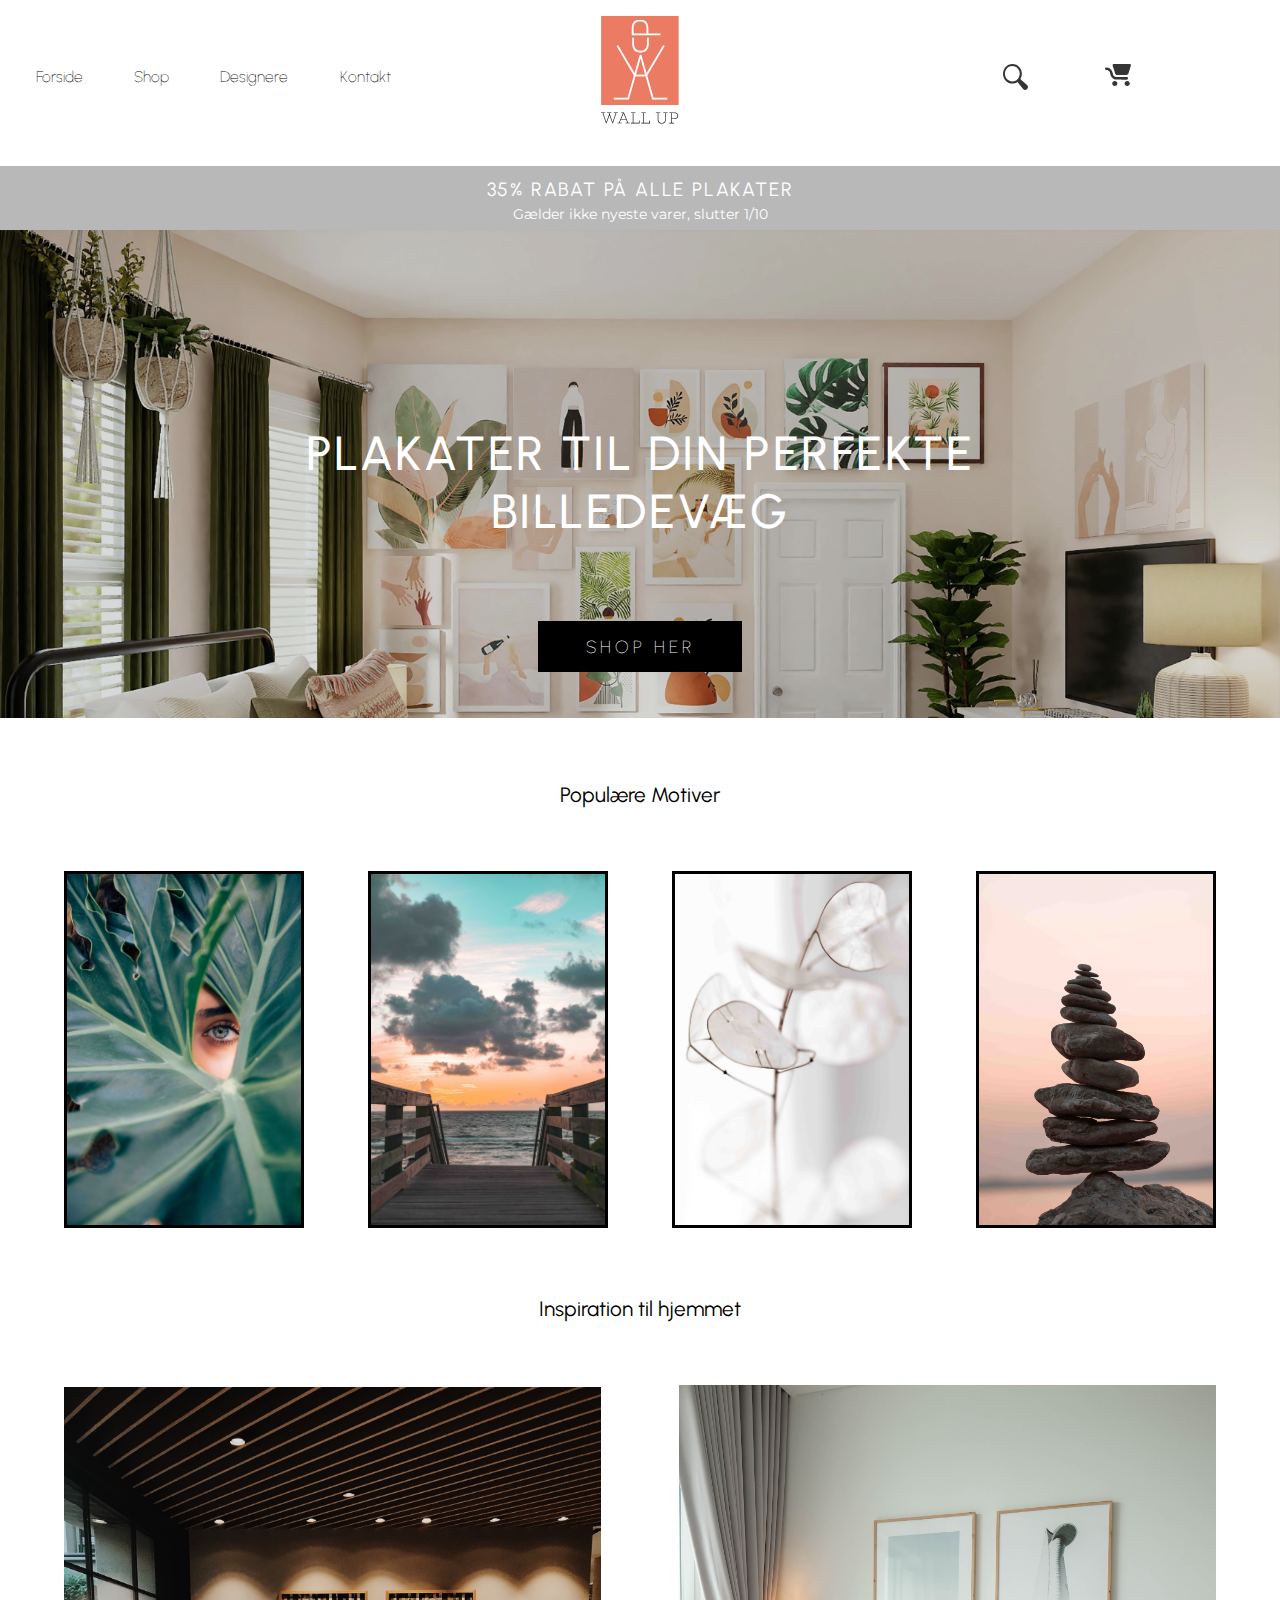
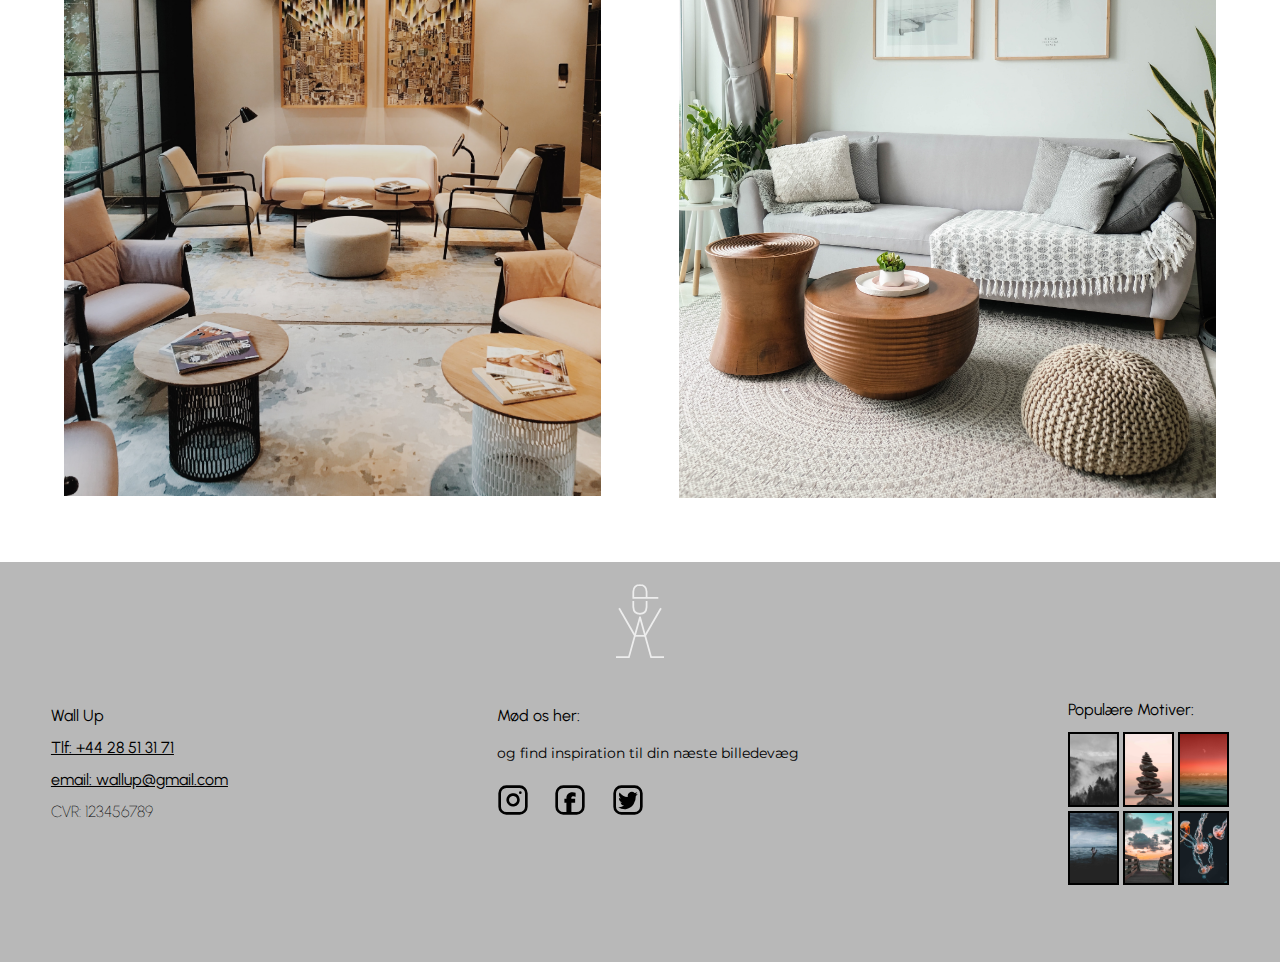
<file: index.html>
<!DOCTYPE html>
<html lang="da">
  <head>
    <meta charset="UTF-8" />
    <meta http-equiv="X-UA-Compatible" content="IE=edge" />
    <meta name="viewport" content="width=device-width, initial-scale=1.0" />
    <link rel="preconnect" href="https://fonts.googleapis.com" />
    <link rel="preconnect" href="https://fonts.gstatic.com" crossorigin />
    <link
      href="https://fonts.googleapis.com/css2?family=Montserrat:wght@100;200&family=Urbanist:wght@100;500&display=swap"
      rel="stylesheet"
    />
    <title>Forside</title>
    <link rel="stylesheet" href="stylesheet.css" />
    <link rel="stylesheet" href="mututal.css" />
    <link rel="icon" type="image/jpg" sizes="32x32" href="img/ikon_2.jpg" />
  </head>

  <body>
    <header>
      <!-- her tilføjes de to ikoner, der fører til indkøbskurv og søgefelt -->
      <!-- hoved_nav tilføjes og omslutter hele navigationsmenuen -->
      <nav class="hoved_nav">
        <nav class="lille_nav">
          <a href="kontakt.html"><img src="img/soeg.svg" alt="søgefelt" /></a>
          <a href="kontakt.html"
            ><img src="img/indkøbskurv.svg" alt="indkøbskurv"
          /></a>
        </nav>

        <!-- logo tilføjes -->
        <a href="index.html">
          <img src="img/wallup_logo.svg" alt="logo" class="logo" />
        </a>

        <!-- menuen gøres klar til at blive burgermenu (sker længere nede i javascipten)-->
        <button id="menuknap">☰</button>
        <ul id="menu" class="hidden">
          <li><a href="index.html">Forside</a></li>
          <li><a href="passionShop.html">Shop</a></li>
          <li><a href="designere.html">Designere</a></li>
          <li><a href="kontakt.html">Kontakt</a></li>
        </ul>
      </nav>

      <!-- der tilføjes en lille boks, hvor der er informationer om rabatter -->
      <article id="rabat_boks">
        <h3>35% RABAT PÅ ALLE PLAKATER</h3>
        <p class="lille_p">Gælder ikke nyeste varer, slutter 1/10</p>
      </article>

      <!-- splashholder indeholder hele splashbilledet, shop-knappen og <p> da det skal ligge ovenpå splashbilledet -->
      <div class="splashholder">
        <img src="img/plakater_2.jpg" alt="splashbillede" />
        <p>
          PLAKATER TIL DIN PERFEKTE <br />
          BILLEDEVÆG
        </p>
        <!-- shopknap aktiveres nede i javascript -->
        <button class="shopknap">SHOP HER</button>
      </div>
    </header>

    <!-- ****************** main/content starter ****************** -->
    <main>
      <h2>Populære Motiver</h2>

      <!-- første section der indeholder 4 populære motiver -->
      <section id="popular_motiv">
        <a href="passionShop.html">
          <img src="content_billeder/oeje.jpg" alt="billede af øje"
        /></a>
        <a href="passionShop.html">
          <img src="content_billeder/strand.jpg" alt="billede af strand"
        /></a>
        <a href="passionShop.html"
          ><img src="content_billeder/plante.jpg" alt="billede af plante"
        /></a>
        <a href="passionShop.html"
          ><img src="content_billeder/sten.jpg" alt="billede af sten"
        /></a>
      </section>

      <!-- Næste section har 2 billeder i sig, der skal fungere som inspiration til brugeren -->
      <h2>Inspiration til hjemmet</h2>
      <section id="insp_motiv">
        <img src="img/insp5.jpg" alt="billede af stue 1" />
        <img src="img/insp6.jpg" alt="billede af stue 2" />
      </section>
    </main>

    <!-- ****************** footer starter ****************** -->

    <footer>
      <!-- logo (vandmærke) tilføjes til footer -->
      <section id="logo_footer">
        <a href="index.html">
          <img src="img/logo_vandmaerke.svg" alt="logo" class="logo" />
        </a>
      </section>
      <!-- div og id tilføjes der indeholder kontaktinformationer -->
      <div class="footer_wrapper">
        <ul id="footer_list">
          <h3>Wall Up</h3>
          <div class="telefon">
            <p><a href="tel:ukendt">Tlf: +44 28 51 31 71</a></p>
          </div>
          <div class="email">
            <p><a href="mail:wallup@gmail.com">email: wallup@gmail.com</a></p>
          </div>
          <li>CVR: 123456789</li>
        </ul>

        <!-- ul tilføjes der indeholder sociale medier ikoner -->
        <ul id="find_os_liste">
          <h3>Mød os her:</h3>
          <p>og find inspiration til din næste billedevæg</p>
          <li>
            <a href="index.html">
              <img
                src="img/instagram_icon.svg"
                alt="instagram ikon"
                class="logo"
              />
              <img
                src="img/facebook_icon.svg"
                alt="facebook ikon"
                class="logo"
              />
              <img src="img/twitter_icon.svg" alt="twitter ikon" class="logo" />
            </a>
          </li>
        </ul>
        <!-- section tilføjes der indeholder 6 populære billeder -->

        <section id="socialemedier_img">
          <h3>Populære Motiver:</h3>
          <img src="content_billeder/skov.jpg" alt="billede af skov" />
          <img src="content_billeder/sten.jpg" alt="billede af sten" />
          <img
            src="content_billeder/solnedgang.jpg"
            alt="billede af solnedgang"
          />

          <br />
          <img src="content_billeder/haand.jpg" alt="billede af hånd" />
          <img src="content_billeder/strand.jpg" alt="billede af strand" />
          <img
            src="content_billeder/brandmand.jpg"
            alt="billede af brandmand"
          />
        </section>
      </div>
    </footer>

    <!-- ******************** Her laves burgermenuen ********************-->
    <script>
      // lytter efter når siden er loaded
      window.addEventListener("load", sidenVises);

      // når siden er loaded viser den menuknappen og gør den klikbar
      function sidenVises() {
        console.log("sidenVises");
        document
          .querySelector("#menuknap")
          .addEventListener("click", toggleMenu);
      }
      // når man klikker på menuknap lytter den efter funktionen toggle
      function toggleMenu() {
        console.log("toggleMenu");

        // toggle = når toggle er aktiv og der trykkes på menuknappen bliver .hidden aktiveret på #menu og den "forsvinder",
        // og hvis .hidden er på #menu når der trykkes på menuknappen bliver den vist igen da .hidden fjernes
        document.querySelector("#menu").classList.toggle("hidden");
        let erSkjult = document
          .querySelector("#menu")
          .classList.contains("hidden");

        // hvis det er sandt at .hidden er aktiv vises "☰" og hvis .hidden ikke er aktiv og menuen bliver set vises "x".
        if (erSkjult == true) {
          document.querySelector("#menuknap").textContent = "☰";
        } else {
          document.querySelector("#menuknap").textContent = "x";
        }
      }

      // <!-- ******************** Gør "shop her"-knappen klikbar ********************-->
      document.querySelector(".shopknap").addEventListener("click", klikKnap);

      // når man klikker på .shopknap bliver man sendt til domænet
      function klikKnap() {
        console.log("hej");
        location.href =
          "http://emiliefischer.com/kea/2sem/07_dynamiskWeb/passion/passions_site/passionShop.html";
      }
    </script>
  </body>
</html>
</file>
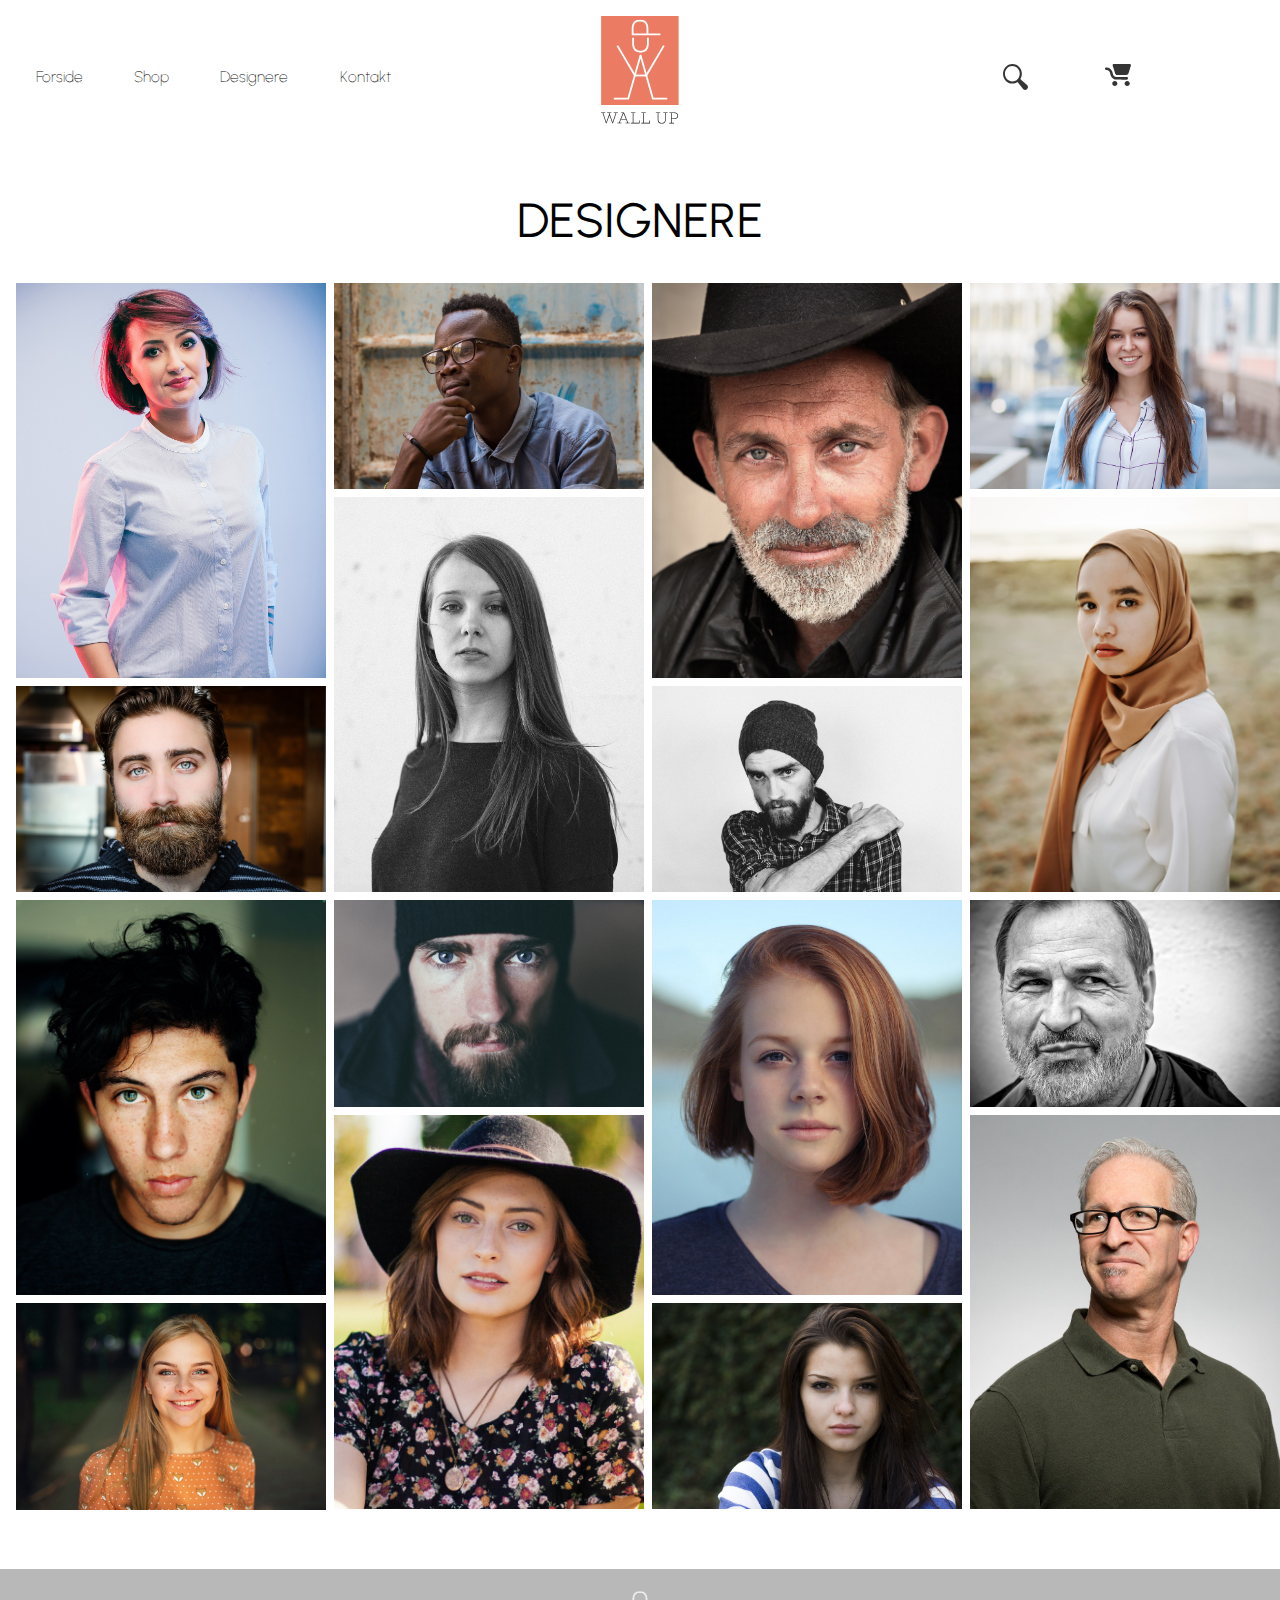
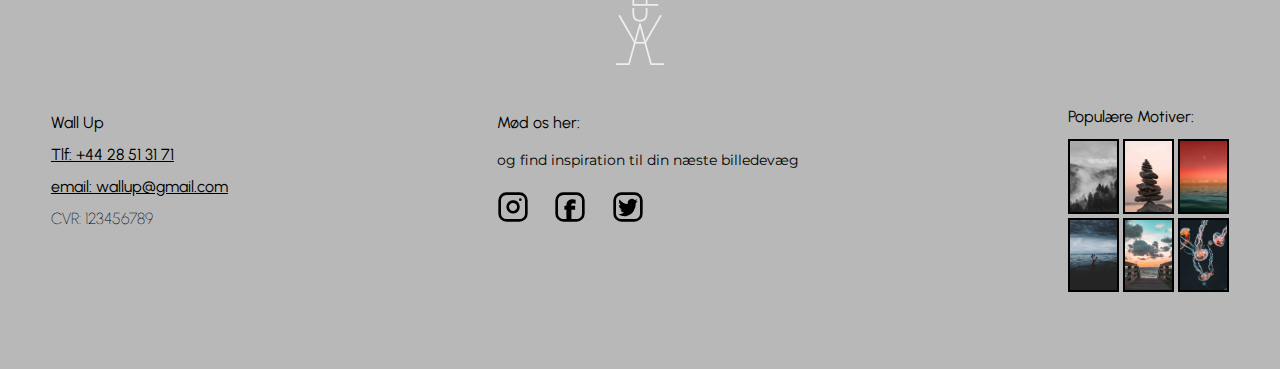
<file: designere.html>
<!DOCTYPE html>
<html lang="da">
  <head>
    <meta charset="UTF-8" />
    <meta http-equiv="X-UA-Compatible" content="IE=edge" />
    <meta name="viewport" content="width=device-width, initial-scale=1.0" />
    <title>Kunstnere</title>
    <link rel="stylesheet" href="designere.css" />
    <link rel="stylesheet" href="mututal.css" />
    <link rel="preconnect" href="https://fonts.googleapis.com" />
    <link rel="preconnect" href="https://fonts.gstatic.com" crossorigin />
    <link
      href="https://fonts.googleapis.com/css2?family=Bitter&family=Montserrat&family=Urbanist&display=swap"
      rel="stylesheet"
    />
    <link rel="preconnect" href="https://fonts.googleapis.com" />
    <link rel="preconnect" href="https://fonts.gstatic.com" crossorigin />
    <link
      href="https://fonts.googleapis.com/css2?family=Montserrat:wght@100;200&family=Urbanist:wght@100;500&display=swap"
      rel="stylesheet"
    />
    <link rel="icon" type="image/jpg" sizes="32x32" href="img/ikon_2.jpg" />

  </head>
  <body>
    <!-- ******************** Her laves alm. menu ********************-->
    <header>
      <nav class="hoved_nav">
        <nav class="lille_nav">
          <a href="kontakt.html"><img src="img/soeg.svg" alt="søgefelt" /></a>
          <a href="kontakt.html"
            ><img src="img/indkøbskurv.svg" alt="indkøbskurv"
          /></a>
        </nav>

        <a href="index.html">
          <img src="img/wallup_logo.svg" alt="logo" class="logo" />
        </a>


<!-- ******************** Her laves burgermenuen ********************-->
        <button id="menuknap">☰</button>
        <ul id="menu" class="hidden">
          <li><a href="index.html">Forside</a></li>
          <li><a href="passionShop.html">Shop</a></li>
          <li><a href="designere.html">Designere</a></li>
          <li><a href="kontakt.html">Kontakt</a></li>
        </ul>
      </nav>
    </header>
    <!-- ******************** Overskrift ********************-->
    <h1>DESIGNERE</h1>
    <!-- ******************** Galleri starter ********************-->
    <div class="row">
      <div class="column">
        <div class="container">
          <img src="img/kunstnere/person1.jpg" />
          <div class="overlay">
            <div class="text"><p><strong>Anne Conradsen</strong></p>
            <p>Landskabs fotograf</p></div>
          </div>
        </div>
        <div class="container">
            <img src="img/kunstnere/person2.jpg" />
            <div class="overlay">
              <div class="text"><p><strong>Søren Brink</strong></p>
              <p> Grafisk designer</p></div>
            </div>
          </div>
          <div class="container">
            <img src="img/kunstnere/person3.jpg" />
            <div class="overlay">
              <div class="text"><p><strong>Emil Jensen</strong></p>
              <p>Fotograf</p></div>
            </div>
          </div>             <div class="container">
            <img src="img/kunstnere/person4.jpg" />
            <div class="overlay">
              <div class="text"><p><strong>Aria Smith</strong></p>
              <p>Kunstmaler</p></div>
            </div>
          </div>
      </div>
      <div class="column">
        <div class="container">
            <img src="img/kunstnere/person5.jpg" />
            <div class="overlay">
              <div class="text"><p><strong>Ertan Wilson</strong></p>
              <p>Fotograf</p></div>
            </div>
          </div>        
          <div class="container">
            <img src="img/kunstnere/person6.jpg" />
            <div class="overlay">
              <div class="text"><p><strong>Emmy Miller</strong></p>
              <p>Tegner</p></div>
            </div>
          </div>
          <div class="container">
            <img src="img/kunstnere/person7.jpg" />
            <div class="overlay">
              <div class="text"><p><strong>Martin Bjerre</strong></p>
              <p>Landskabs fotograf</p></div>
            </div>
          </div>
          <div class="container">
            <img src="img/kunstnere/person8.jpg" />
            <div class="overlay">
              <div class="text"><p><strong>Julia Lee</strong></p>
              <p>Illustrator</p></div>
            </div>
          </div>
      </div>
      <div class="column">
        <div class="container">
            <img src="img/kunstnere/person9.jpg" />
            <div class="overlay">
              <div class="text"><p><strong>Grayson Tremblay</strong></p>
              <p>Kunstmaler</p></div>
            </div>
          </div>
          <div class="container">
            <img src="img/kunstnere/person10.jpg" />
            <div class="overlay">
              <div class="text"><p><strong>Justin Roy</strong></p>
              <p>Fotograf</p></div>
            </div>
          </div>
          <div class="container">
            <img src="img/kunstnere/person11.jpg" />
            <div class="overlay">
              <div class="text"><p><strong>Sarah Bruun</strong></p>
              <p>Landskabs fotograf</p></div>
            </div>
          </div>
          <div class="container">
            <img src="img/kunstnere/person12.jpg" />
            <div class="overlay">
              <div class="text"><p><strong>Nanna Bach</strong></p>
              <p>Illustrator</p></div>
            </div>
          </div>
      </div>
      <div class="column">
        <div class="container">
            <img src="img/kunstnere/person13.jpg" />
            <div class="overlay">
              <div class="text"><p><strong>Jasmin Anderson</strong></p>
              <p>Illustrator</p></div>
            </div>
          </div>      
          <div class="container">
            <img src="img/kunstnere/person14.jpg" />
            <div class="overlay">
              <div class="text"><p><strong>Aliyah Bakir</strong></p>
              <p>Fotograf</p></div>
            </div>
          </div>
          <div class="container">
            <img src="img/kunstnere/person15.jpg" />
            <div class="overlay">
              <div class="text"><p><strong>Niels Bundgaard</strong></p>
              <p>Grafisk designer</p></div>
            </div>
          </div>
          <div class="container">
            <img src="img/kunstnere/person16.jpg" />
            <div class="overlay">
              <div class="text"><p><strong>Jan Nielsen</strong></p>
              <p>Landskabs fotograf</p></div>
            </div>
          </div>

      </div>
    </div>
<!-- ******************** Galleri slutter ********************-->

<!-- ******************** Footer start ********************-->
      <footer>
        <section id="logo_footer">
          <a href="index.html">
            <img src="img/logo_vandmaerke.svg" alt="logo" class="logo" />
          </a>
        </section>
        <div class="footer_wrapper">
          <ul id="footer_list">
            <h3>Wall Up</h3>
            <div class="telefon">
              <p><a href="tel:ukendt">Tlf: +44 28 51 31 71</a></p>
            </div>
            <div class="email">
              <p><a href="mail:wallup@gmail.com">email: wallup@gmail.com</a></p>
            </div>
            <li>CVR: 123456789</li>
          </ul>
          
          <ul id="find_os_liste">
            <h3>Mød os her:</h3>
            <p>og find inspiration til din næste billedevæg</p>
            <li>
              <a href="index.html">
                <img src="img/instagram_icon.svg" alt="logo" class="logo" />
                <img src="img/facebook_icon.svg" alt="logo" class="logo" />
                <img src="img/twitter_icon.svg" alt="logo" class="logo" />
              </a>
            </li>
          </ul>
          <section id="socialemedier_img">
            <h3>Populære Motiver:</h3>
            <img src="content_billeder/skov.jpg" alt="billede af skov" />
            <img src="content_billeder/sten.jpg" alt="billede af sten" />
            <img
              src="content_billeder/solnedgang.jpg"
              alt="billede af solnedgang"
            />
  
            <br />
            <img src="content_billeder/haand.jpg" alt="billede af hånd" />
            <img src="content_billeder/strand.jpg" alt="billede af strand" />
            <img
              src="content_billeder/brandmand.jpg"
              alt="billede af brandmand"
            />
          </section>
      </footer>
<!-- ******************** Footer done ********************-->


      <!-- ******************** Her laves burgermenuen ********************-->
    <script>
      // lytter efter når siden er loaded
      window.addEventListener("load", sidenVises);

      // når siden er loaded viser den menuknappen og gør den klikbar
      function sidenVises() {
        console.log("sidenVises");
        document
          .querySelector("#menuknap")
          .addEventListener("click", toggleMenu);
      }
      // når man klikker på menuknap lytter den efter funktionen toggle
      function toggleMenu() {
        console.log("toggleMenu");

        // toggle = når toggle er aktiv og der trykkes på menuknappen bliver .hidden aktiveret på #menu og den "forsvinder",
        // og hvis .hidden er på #menu når der trykkes på menuknappen bliver den vist igen da .hidden fjernes
        document.querySelector("#menu").classList.toggle("hidden");
        let erSkjult = document
          .querySelector("#menu")
          .classList.contains("hidden");

        // hvis det er sandt at .hidden er aktiv vises "☰" og hvis .hidden ikke er aktiv og menuen bliver set vises "x".
        if (erSkjult == true) {
          document.querySelector("#menuknap").textContent = "☰";
        } else {
          document.querySelector("#menuknap").textContent = "x";
        }
      }
    </script>
  </body>
</html>
</file>
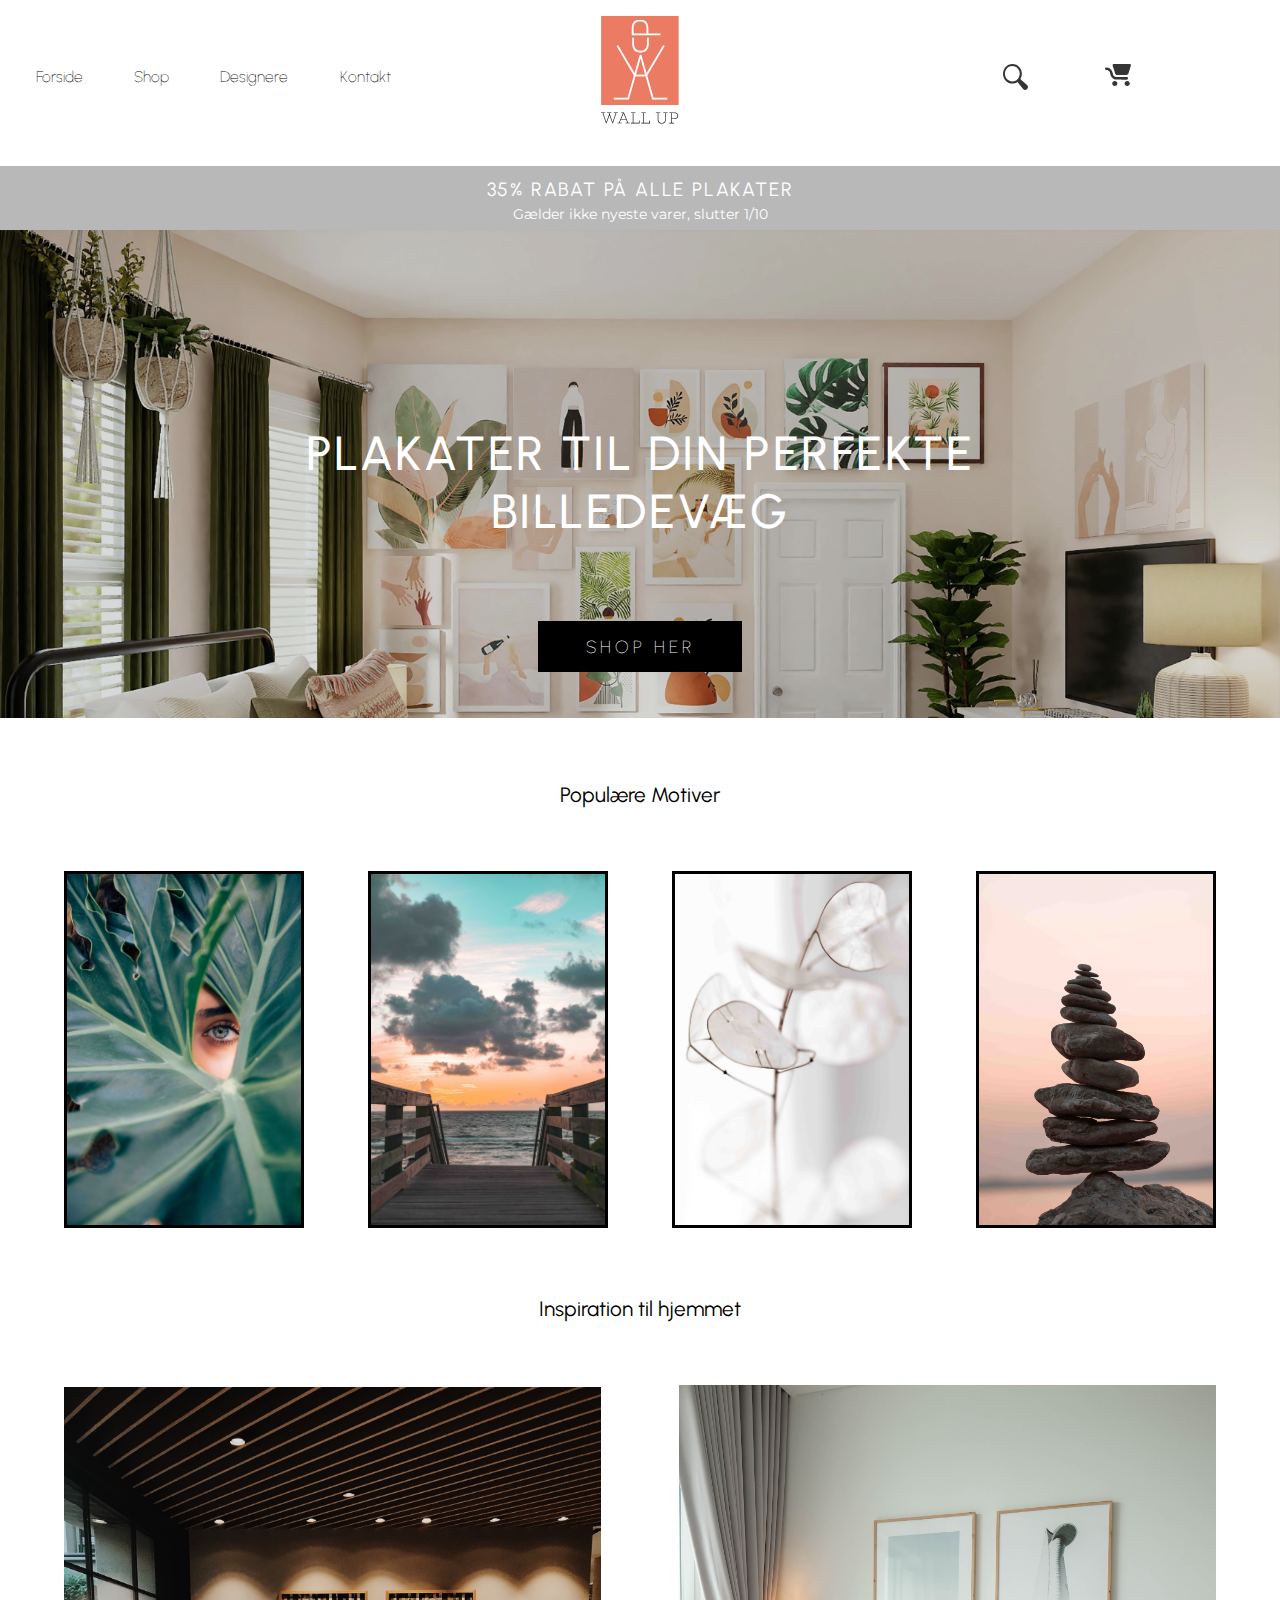
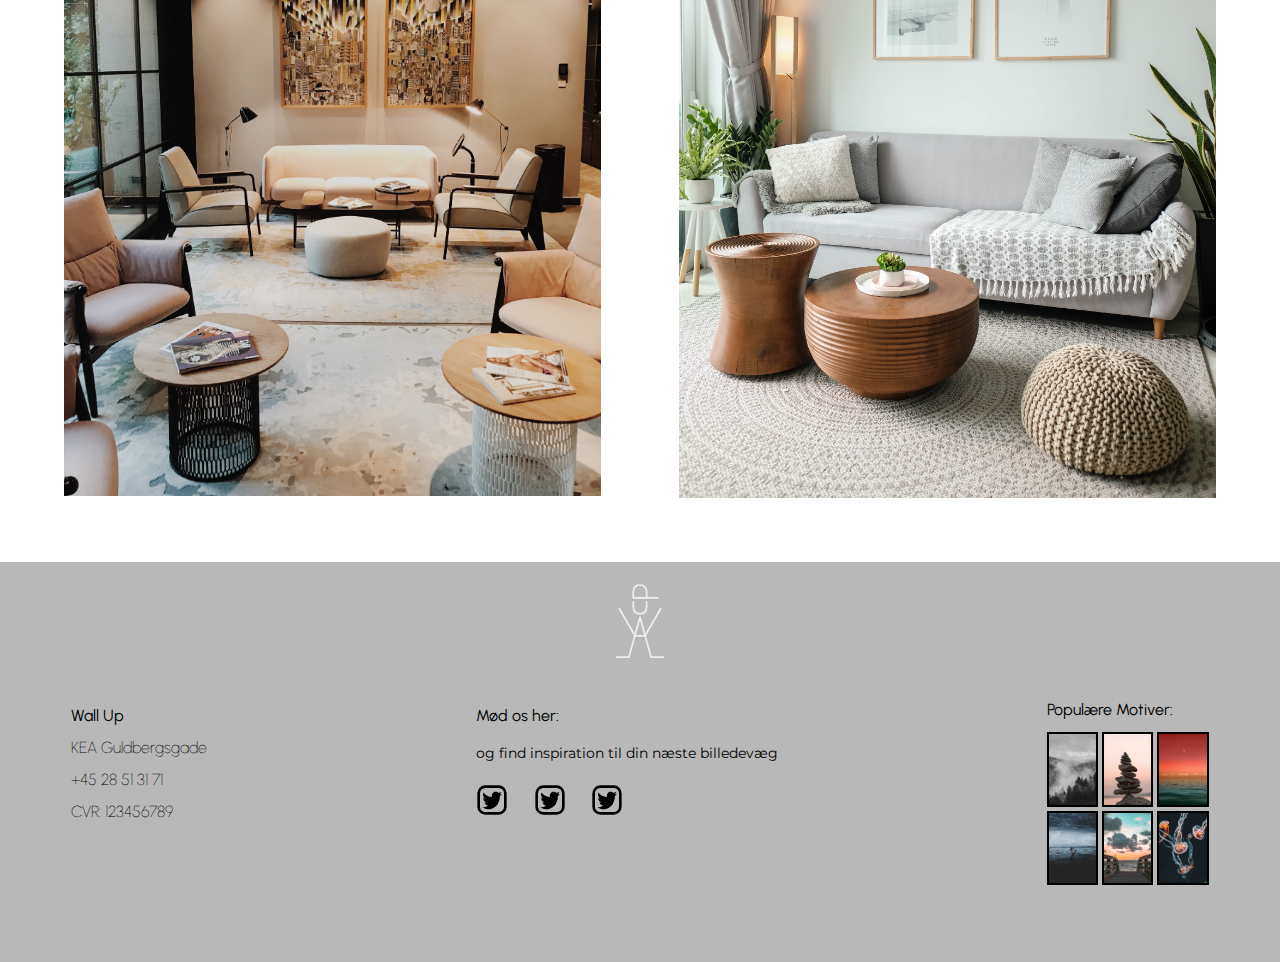
<file: forside.html>
<!DOCTYPE html>
<html lang="da">
  <head>
    <meta charset="UTF-8" />
    <meta http-equiv="X-UA-Compatible" content="IE=edge" />
    <meta name="viewport" content="width=device-width, initial-scale=1.0" />
    <link rel="preconnect" href="https://fonts.googleapis.com" />
    <link rel="preconnect" href="https://fonts.gstatic.com" crossorigin />
    <link
      href="https://fonts.googleapis.com/css2?family=Montserrat:wght@100;200&family=Urbanist:wght@100;500&display=swap"
      rel="stylesheet"
    />
    <title>Forside</title>
    <link rel="stylesheet" href="forside.css" />
    <link rel="stylesheet" href="mututal.css" />
    <link rel="icon" type="image/jpg" sizes="32x32" href="img/ikon_2.jpg" />
  </head>

  <body>
    <header>
      <nav class="hoved_nav">
        <nav class="lille_nav">
          <a href="kontakt.html"><img src="img/soeg.svg" alt="søgefelt" /></a>
          <a href="kontakt.html"
            ><img src="img/indkøbskurv.svg" alt="indkøbskurv"
          /></a>
        </nav>

        <a href="forside.html">
          <img src="img/wallup_logo.svg" alt="logo" class="logo" />
        </a>

        <button id="menuknap">☰</button>
        <ul id="menu" class="hidden">
          <li><a href="forside.html">Forside</a></li>
          <li><a href="passionShop.html">Shop</a></li>
          <li><a href="designere.html">Designere</a></li>
          <li><a href="kontakt.html">Kontakt</a></li>
        </ul>
      </nav>

      <article id="rabat_boks">
        <h3>35% RABAT PÅ ALLE PLAKATER</h3>
        <p class="lille_p">Gælder ikke nyeste varer, slutter 1/10</p>
      </article>
      <div class="splashholder">
        <img src="img/plakater_2.jpg" alt="splashbillede" />
        <p>
          PLAKATER TIL DIN PERFEKTE <br />
          BILLEDEVÆG
        </p>
        <button class="shopknap">SHOP HER</button>
      </div>
    </header>
    <main>
      <h2>Populære Motiver</h2>

      <section id="popular_motiv">
        <a href="passionShop.html">
          <img src="content_billeder/oeje.jpg" alt="billede af øje"
        /></a>
        <a href="passionShop.html">
          <img src="content_billeder/strand.jpg" alt="billede af strand"
        /></a>
        <a href="passionShop.html"
          ><img src="content_billeder/plante.jpg" alt="billede af plante"
        /></a>
        <a href="passionShop.html"
          ><img src="content_billeder/sten.jpg" alt="billede af sten"
        /></a>
      </section>

      <h2>Inspiration til hjemmet</h2>
      <section id="insp_motiv">
        <img src="img/insp5.jpg" alt="billede af stue 1" />
        <img src="img/insp6.jpg" alt="billede af stue 2" />
      </section>
    </main>
    <footer>
      <section id="logo_footer">
        <a href="forside.html">
          <img src="img/logo_vandmaerke.svg" alt="logo" class="logo" />
        </a>
      </section>
      <div class="footer_wrapper">
        <ul id="footer_list">
          <h3>Wall Up</h3>
          <li>KEA Guldbergsgade</li>
          <li>+45 28 51 31 71</li>
          <li>CVR: 123456789</li>
        </ul>

        <ul id="find_os_liste">
          <h3>Mød os her:</h3>
          <p>og find inspiration til din næste billedevæg</p>
          <li>
            <a href="forside.html">
              <img src="img/instagram.svg" alt="logo" class="logo" />
              <img src="img/instagram.svg" alt="logo" class="logo" />
              <img src="img/instagram.svg" alt="logo" class="logo" />
            </a>
          </li>
        </ul>
        <section id="socialemedier_img">
          <h3>Populære Motiver:</h3>
          <img src="content_billeder/skov.jpg" alt="billede af skov" />
          <img src="content_billeder/sten.jpg" alt="billede af sten" />
          <img
            src="content_billeder/solnedgang.jpg"
            alt="billede af solnedgang"
          />

          <br />
          <img src="content_billeder/haand.jpg" alt="billede af hånd" />
          <img src="content_billeder/strand.jpg" alt="billede af strand" />
          <img
            src="content_billeder/brandmand.jpg"
            alt="billede af brandmand"
          />
        </section>
      </div>
    </footer>

    <!-- ******************** Her laves burgermenuen ********************-->
    <script>
      // lytter efter når siden er loaded
      window.addEventListener("load", sidenVises);

      // når siden er loaded viser den menuknappen og gør den klikbar
      function sidenVises() {
        console.log("sidenVises");
        document
          .querySelector("#menuknap")
          .addEventListener("click", toggleMenu);
      }
      // når man klikker på menuknap lytter den efter funktionen toggle
      function toggleMenu() {
        console.log("toggleMenu");

        // toggle = når toggle er aktiv og der trykkes på menuknappen bliver .hidden aktiveret på #menu og den "forsvinder",
        // og hvis .hidden er på #menu når der trykkes på menuknappen bliver den vist igen da .hidden fjernes
        document.querySelector("#menu").classList.toggle("hidden");
        let erSkjult = document
          .querySelector("#menu")
          .classList.contains("hidden");

        // hvis det er sandt at .hidden er aktiv vises "☰" og hvis .hidden ikke er aktiv og menuen bliver set vises "x".
        if (erSkjult == true) {
          document.querySelector("#menuknap").textContent = "☰";
        } else {
          document.querySelector("#menuknap").textContent = "x";
        }
      }

      // <!-- ******************** Gør "shop her"-knappen klikbar ********************-->
      document.querySelector(".shopknap").addEventListener("click", klikKnap);

      function klikKnap() {
        console.log("hej");
        location.href =
          "http://emiliefischer.com/kea/2sem/07_dynamiskWeb/passion/passions_site/passionShop.html";
      }
    </script>
  </body>
</html>
</file>
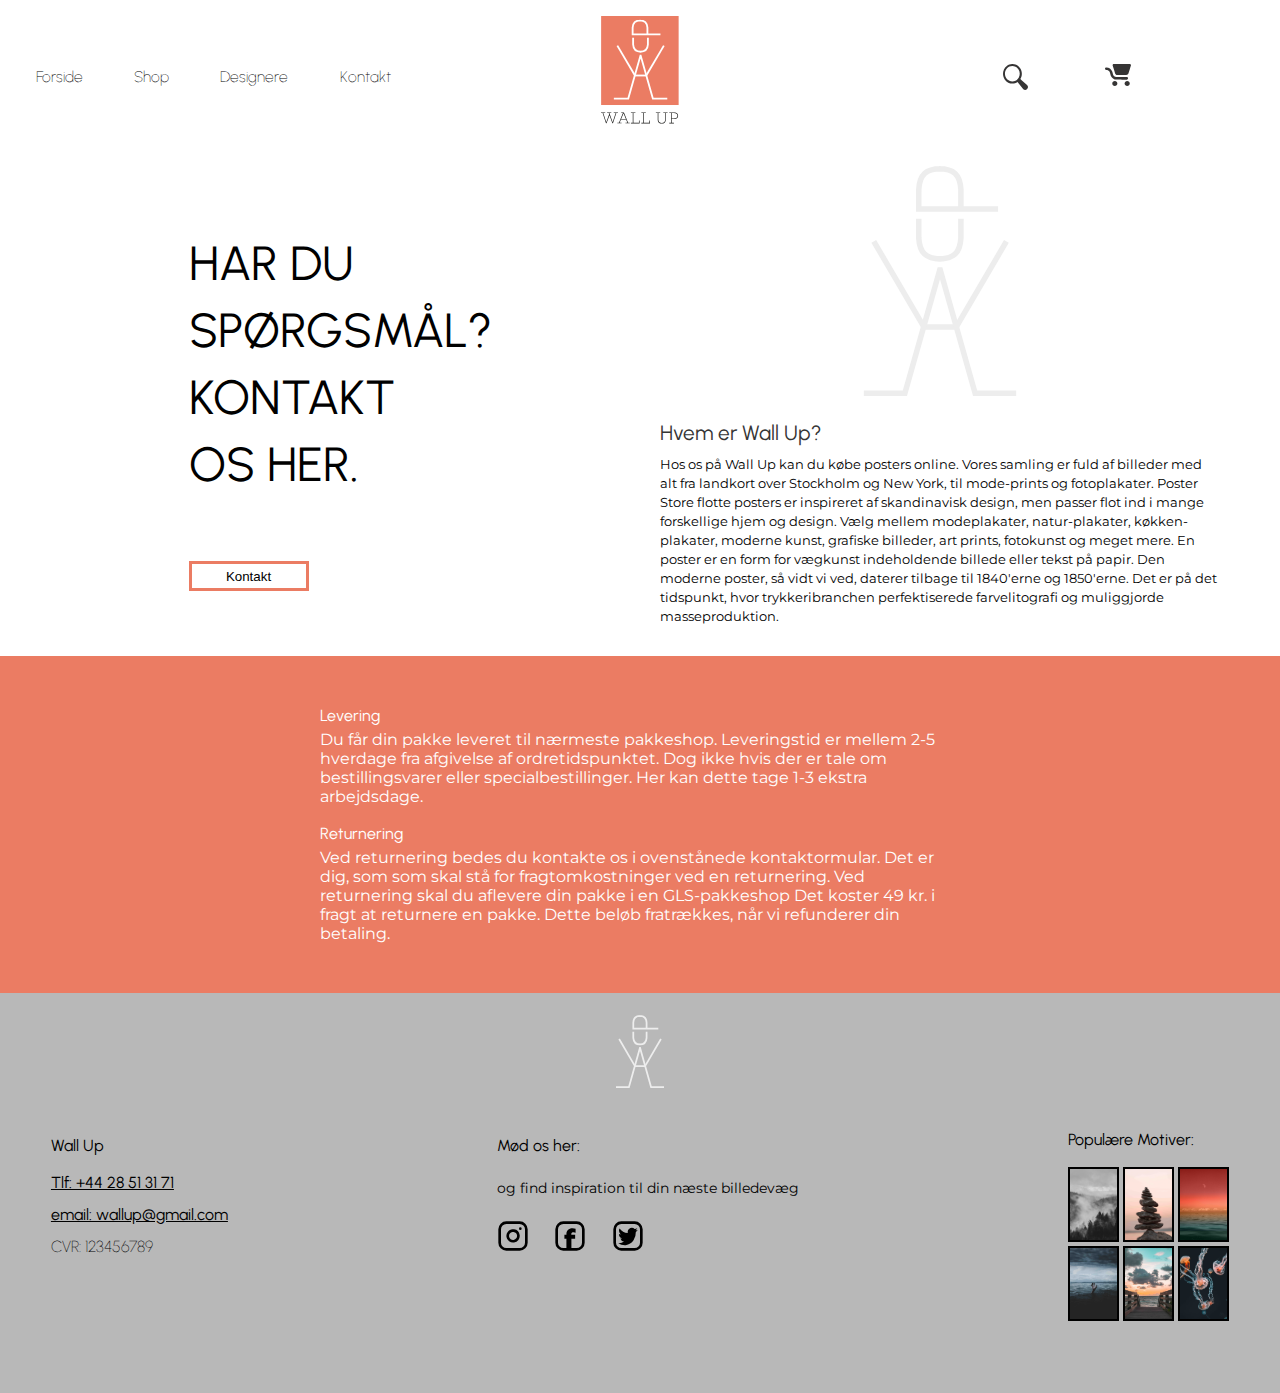
<file: kontakt.html>
<!DOCTYPE html>
<html lang="da">
  <head>
    <meta charset="UTF-8" />
    <meta http-equiv="X-UA-Compatible" content="IE=edge" />
    <meta name="viewport" content="width=device-width, initial-scale=1.0" />
    <title>Document</title>
    <link rel="stylesheet" href="kontakt.css" />
    <link rel="stylesheet" href="mututal.css" />
    <link rel="preconnect" href="https://fonts.googleapis.com" />
    <link rel="preconnect" href="https://fonts.gstatic.com" crossorigin />
    <link
      href="https://fonts.googleapis.com/css2?family=Montserrat:wght@100;200&family=Urbanist:wght@100;500&display=swap"
      rel="stylesheet"
    />
    <link rel="icon" type="image/jpg" sizes="32x32" href="img/ikon_2.jpg" />
  </head>
  <body>
    <header>
      <nav class="hoved_nav">
        <nav class="lille_nav">
          <a href="kontakt.html"><img src="img/soeg.svg" alt="søgefelt" /></a>
          <a href="kontakt.html"
            ><img src="img/indkøbskurv.svg" alt="indkøbskurv"
          /></a>
        </nav>

        <a href="index.html">
          <img src="img/wallup_logo.svg" alt="logo" class="logo" />
        </a>

        <button id="menuknap">☰</button>
        <ul id="menu" class="hidden">
          <li><a href="index.html">Forside</a></li>
          <li><a href="passionShop.html">Shop</a></li>
          <li><a href="designere.html">Designere</a></li>
          <li><a href="kontakt.html">Kontakt</a></li>
        </ul>
      </nav>
    </header>
    <div id="container">
      <!-- ******************** Venstre kolonne start ********************-->

      <div id="left">
        <!-- ******************** Overskrift til kontakt ********************-->
        <h1>
          HAR DU<br />
          SPØRGSMÅL?<br />
          KONTAKT<br />
          OS HER.
        </h1>

        <!-- ******************** Knap til kontaktformular ********************-->
        <button id="kontakt-knap">Kontakt</button>

        <!-- ******************** Her laves kontaktformularen til popup ********************-->
        <div id="kontaktform">
          <button id="luk-knap">&times;</button>
          <div id="form">
            <h1>Skriv til os!</h1>
            <small>Vi vender tilbage så hurtigt vi kan.</small>
            <form action="#">
              <input placeholder="Navn" type="text" />
              <input placeholder="E-mail" type="email" />
              <textarea placeholder="Skriv din besked her ..."></textarea>
              <button id="send" type="submit">Send</button>
            </form>
          </div>
          <!-- ******************** Her lave takke tekst til popup ********************-->

          <div id="tak">
            <p>Tak for din henvendelse! Vi svarer inden for 2 hverdage</p>
          </div>
        </div>
      </div>
      <!-- ******************** Venstre kolonne done ********************-->

      <!-- ******************** Højre kolonne start ********************-->
      <div id="right">
        <img src="img/logo_vandmaerke.svg" alt="logo" />

        <article>
          <h2>Hvem er Wall Up?</h2>
          <p>
            Hos os på Wall Up kan du købe posters online. Vores samling er fuld
            af billeder med alt fra landkort over Stockholm og New York, til
            mode-prints og fotoplakater. Poster Store flotte posters er
            inspireret af skandinavisk design, men passer flot ind i mange
            forskellige hjem og design. Vælg mellem modeplakater,
            natur-plakater, køkken-plakater, moderne kunst, grafiske billeder,
            art prints, fotokunst og meget mere. En poster er en form for
            vægkunst indeholdende billede eller tekst på papir. Den moderne
            poster, så vidt vi ved, daterer tilbage til 1840'erne og 1850'erne.
            Det er på det tidspunkt, hvor trykkeribranchen perfektiserede
            farvelitografi og muliggjorde masseproduktion.
          </p>
        </article>
      </div>
    </div>
    <!-- ******************** Højre kolonne done ********************-->

    <!-- ******************** Afsnit i bunden start ********************-->

    <div id="bottom">
      <div id="bottom-container">
        <h3>Levering</h3>
        <p>
          Du får din pakke leveret til nærmeste pakkeshop. Leveringstid er
          mellem 2-5 hverdage fra afgivelse af ordretidspunktet. Dog ikke hvis
          der er tale om bestillingsvarer eller specialbestillinger. Her kan
          dette tage 1-3 ekstra arbejdsdage.
        </p>
        <br />
        <h3>Returnering</h3>
        <p>
          Ved returnering bedes du kontakte os i ovenstånede kontaktormular. Det
          er dig, som som skal stå for fragtomkostninger ved en returnering. Ved
          returnering skal du aflevere din pakke i en GLS-pakkeshop Det koster
          49 kr. i fragt at returnere en pakke. Dette beløb fratrækkes, når vi
          refunderer din betaling.
        </p>
      </div>
      <!-- ******************** Afsnit i bunden done ********************-->

      <script src="kontakt.js"></script>
    </div>

    <footer>
      <section id="logo_footer">
        <a href="index.html">
          <img src="img/logo_vandmaerke.svg" alt="logo" class="logo" />
        </a>
      </section>
      <div class="footer_wrapper">
        <ul id="footer_list">
          <h3>Wall Up</h3>
          <div class="telefon">
            <p><a href="tel:ukendt">Tlf: +44 28 51 31 71</a></p>
          </div>
          <div class="email">
            <p><a href="mail:wallup@gmail.com">email: wallup@gmail.com</a></p>
          </div>
          <li>CVR: 123456789</li>
        </ul>

        <ul id="find_os_liste">
          <h3>Mød os her:</h3>
          <p>og find inspiration til din næste billedevæg</p>
          <li>
            <a href="index.html">
              <img src="img/instagram_icon.svg" alt="logo" class="logo" />
              <img src="img/facebook_icon.svg" alt="logo" class="logo" />
              <img src="img/twitter_icon.svg" alt="logo" class="logo" />
            </a>
          </li>
        </ul>
        <section id="socialemedier_img">
          <h3>Populære Motiver:</h3>
          <img src="content_billeder/skov.jpg" alt="billede af skov" />
          <img src="content_billeder/sten.jpg" alt="billede af sten" />
          <img
            src="content_billeder/solnedgang.jpg"
            alt="billede af solnedgang"
          />

          <br />
          <img src="content_billeder/haand.jpg" alt="billede af hånd" />
          <img src="content_billeder/strand.jpg" alt="billede af strand" />
          <img
            src="content_billeder/brandmand.jpg"
            alt="billede af brandmand"
          />
        </section>
      </div>
    </footer>
  </body>
</html>
</file>
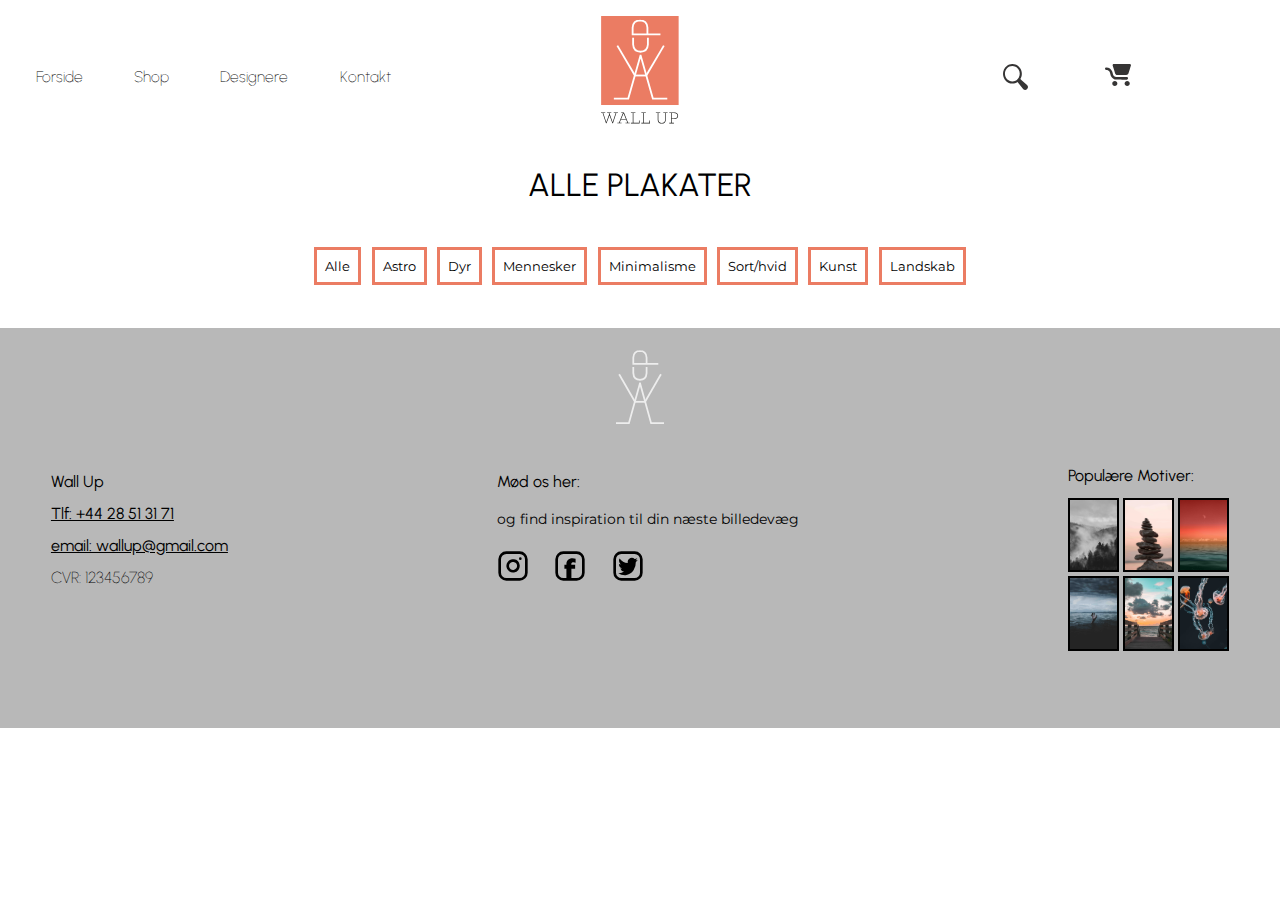
<file: passionShop.html>
<!DOCTYPE html>
<html lang="da">
  <head>
    <meta charset="UTF-8" />
    <meta http-equiv="X-UA-Compatible" content="IE=edge" />
    <meta name="viewport" content="width=device-width, initial-scale=1.0" />
    <title>Passions Website</title>
    <link rel="stylesheet" href="passionShop.css" />
    <link rel="stylesheet" href="mututal.css" />
    <link rel="preconnect" href="https://fonts.googleapis.com" />
    <link rel="preconnect" href="https://fonts.gstatic.com" crossorigin />
    <link rel="icon" type="image/jpg" sizes="32x32" href="img/ikon_.jpg" />
    <link
      href="https://fonts.googleapis.com/css2?family=Montserrat:wght@100;200&family=Urbanist:wght@100;500&display=swap"
      rel="stylesheet"
    />
  </head>

  <body>
    <header>
      <nav class="hoved_nav">
        <nav class="lille_nav">
          <a href="kontakt.html"><img src="img/soeg.svg" alt="søgefelt" /></a>
          <a href="kontakt.html"
            ><img src="img/indkøbskurv.svg" alt="indkøbskurv"
          /></a>
        </nav>

        <a href="index.html">
          <img src="img/wallup_logo.svg" alt="logo" class="logo" />
        </a>

        <button id="menuknap">☰</button>
        <ul id="menu" class="hidden">
          <li><a href="index.html">Forside</a></li>
          <li><a href="passionShop.html">Shop</a></li>
          <li><a href="designere.html">Designere</a></li>
          <li><a href="kontakt.html">Kontakt</a></li>
        </ul>
      </nav>
    </header>

    <h1>Alle Plakater</h1>
    <nav class="hover_button">
      <button data-kategori="alle" class="valgt"><p>Alle</p></button>
      <button data-kategori="astro"><p>Astro</p></button>
      <button data-kategori="dyr"><p>Dyr</p></button>
      <button data-kategori="mennesker"><p>Mennesker</p></button>
      <button data-kategori="minimalistisk"><p>Minimalisme</p></button>
      <button data-kategori="sort-hvid"><p>Sort/hvid</p></button>
      <button data-kategori="kunst"><p>Kunst</p></button>
      <button data-kategori="landskab"><p>Landskab</p></button>
    </nav>

    <section class="data-container"></section>
    <template>
      <article id="liste">
        <img src="" alt="" />
        <h3></h3>
        <p class="kortbeskrivelse"></p>
        <p class="størrelse"></p>
        <p class="pris"></p>
      </article>
    </template>

    <footer>
      <section id="logo_footer">
        <a href="index.html">
          <img src="img/logo_vandmaerke.svg" alt="logo" class="logo" />
        </a>
      </section>
      <div class="footer_wrapper">
        <ul id="footer_list">
          <h3>Wall Up</h3>
          <div class="telefon">
            <p><a href="tel:ukendt">Tlf: +44 28 51 31 71</a></p>
          </div>
          <div class="email">
            <p><a href="mail:wallup@gmail.com">email: wallup@gmail.com</a></p>
          </div>
          <li>CVR: 123456789</li>
        </ul>
        <ul id="find_os_liste">
          <h3>Mød os her:</h3>
          <p>og find inspiration til din næste billedevæg</p>
          <li>
            <a href="index.html">
              <img src="img/instagram_icon.svg" alt="logo" class="logo" />
              <img src="img/facebook_icon.svg" alt="logo" class="logo" />
              <img src="img/twitter_icon.svg" alt="logo" class="logo" />
            </a>
          </li>
        </ul>
        <section id="socialemedier_img">
          <h3>Populære Motiver:</h3>
          <img src="content_billeder/skov.jpg" alt="billede af skov" />
          <img src="content_billeder/sten.jpg" alt="billede af sten" />
          <img
            src="content_billeder/solnedgang.jpg"
            alt="billede af solnedgang"
          />

          <br />
          <img src="content_billeder/haand.jpg" alt="billede af hånd" />
          <img src="content_billeder/strand.jpg" alt="billede af strand" />
          <img
            src="content_billeder/brandmand.jpg"
            alt="billede af brandmand"
          />
        </section>
      </div>
    </footer>
  </body>
</html>
<script>
  let billeder;
  let container = document.querySelector("section");
  let temp = document.querySelector("template").content;
  const filterKnapper = document.querySelectorAll("nav button");
  const navOverskrift = document.querySelector("h1");

  // Her har jeg url fra vores restdb og dens apikey der gør jeg kan få adgang til det aray der blevet lavet med posters
  const url = "https://tema7-4228.restdb.io/rest/plakater";
  const options = {
    headers: {
      "x-apikey": "613a090d43cedb6d1f97eefc",
    },
  };

  document.addEventListener("DOMContentLoaded", start);
  let filter = "alle";

  function start() {
    const filterKnapper = document.querySelectorAll(".hover_button button");

    filterKnapper.forEach((knap) =>
      knap.addEventListener("click", filtrerBilleder)
    );
    hentdata();
  }

  // Den her function filtrer min nav menu med de forskellige kategorier posterne har. Den fjerne og tilføjer også en ny class til overskriften i linje 147 til 150 hvor den sørger
  // for den rigtig overskrift passer til den kategori man har valgt på sin  nav menu.
  function filtrerBilleder() {
    filter = this.dataset.kategori;
    document.querySelector(".valgt").classList.remove("valgt");
    this.classList.add("valgt");
    console.log(filter);
    navOverskrift.textContent = this.textContent;
    visListe();
  }

  // Her hentes min json data ind og sendes videre til function visListe
  async function hentdata() {
    const JSONData = await fetch(url, options);
    billeder = await JSONData.json();
    console.log(billeder);
    visListe();
  }

  // VisListe sætter hver enklet poster ind i html og det gør den ved hjælp af den template jeg lavet i min html.
  function visListe() {
    // Først starter jeg med at tømme min container så der er plads til min data fra mit aray.
    container.textContent = "";

    // her filter den de forskellige psoter i forhold til deres kategori, og sørger for de kommer ind under den rigtig kategorier.
    // og tilføjer de ting fra aryet som jeg har med i min template.
    billeder.forEach((plakat) => {
      if (filter == plakat.kategori || filter == "alle") {
        let klon = temp.cloneNode(true);

        klon.querySelector("img").src =
          "content_billeder/" + plakat.billedenavn + ".jpg";
        klon.querySelector(".kortbeskrivelse").textContent =
          plakat.kortbeskrivelse;
        klon.querySelector(".pris").textContent = "Pris: " + plakat.pris;
        klon.querySelector(".størrelse").textContent =
          "Størrelse: " + plakat.størrelse;

        // her sætter vi op til den næsste function, med en EventLister (click)
        klon
          .querySelector("#liste")
          .addEventListener("click", () => visDetaljer(plakat));

        container.appendChild(klon);
      }
    });
  }
  // Denne function gør sådan, at når man klikker på et poster vises den seperat på en ny html side.
  function visDetaljer(hvem) {
    location.href = `singel_side_shop.html?id=${hvem._id}`;
  }

  // ------------
  // lytter efter når siden er loaded
  window.addEventListener("load", sidenVises);

  // når siden er loaded viser den menuknappen og gør den klikbar
  function sidenVises() {
    console.log("sidenVises");
    document.querySelector("#menuknap").addEventListener("click", toggleMenu);
  }
  // når man klikker på menuknap lytter den efter funktionen toggle
  function toggleMenu() {
    console.log("toggleMenu");

    // toggle = når toggle er aktiv og der trykkes på menuknappen bliver .hidden aktiveret på #menu og den "forsvinder",
    // og hvis .hidden er på #menu når der trykkes på menuknappen bliver den vist igen da .hidden fjernes
    document.querySelector("#menu").classList.toggle("hidden");
    let erSkjult = document.querySelector("#menu").classList.contains("hidden");

    // hvis det er sandt at .hidden er aktiv vises "☰" og hvis .hidden ikke er aktiv og menuen bliver set vises "x".
    if (erSkjult == true) {
      document.querySelector("#menuknap").textContent = "☰";
    } else {
      document.querySelector("#menuknap").textContent = "x";
    }
  }
</script>
</file>
<file: stylesheet.css>
/* styling og placering af splashbilledet og dets indhold i header */

#rabat_boks {
  text-align: center;
  height: 10vw;
  background-color: rgb(177, 177, 177);
  color: white;
  padding-top: 1vw;
}

#rabat_boks p {
  font-size: 0.7rem;
}

.splashholder {
  display: grid;
}
.splashholder img {
  display: block;
  max-width: 100%;
  height: auto;
  filter: brightness(85%);
}
.splashholder p {
  color: white;
  font-family: "Urbanist", sans-serif;
  font-weight: 500;
  margin-top: 3vw;
  z-index: 10;
  place-self: center;
  text-align: center;
  font-size: 1.6rem;
}
.splashholder img,
p {
  grid-area: 1/1;
}

.shopknap {
  width: 22vw;
  height: 5vw;
  place-self: center;
  background-color: black;
  color: white;
  border: none;
  font-family: "Urbanist", sans-serif;
  letter-spacing: 0.3vw;
  font-weight: 100;
  z-index: 10;
  margin-top: 27vw;
  grid-area: 1/1;
}

/* styling og placering af main */

main h2 {
  margin-bottom: 5vw;
  text-align: center;
}

#popular_motiv {
  display: grid;
  grid-template-columns: 1fr 1fr;
  gap: 5vw;
  margin-bottom: 5vw;
}
#popular_motiv img {
  border: 2px solid black;
}

#insp_motiv {
  display: grid;
  place-items: center;
  gap: 4vw;
  margin-bottom: 5vw;
}
#insp_motiv img {
  width: 80%;
}

/* **************************************MEDIA QUERY************************************** */

@media screen and (min-width: 680px) {
  /* *******************GENERELT******************* */

  main section {
    grid-column: 2/3;
    margin-bottom: 4rem;
  }

  h2 {
    margin-bottom: 3rem;
    margin-top: 3rem;
    text-align: center;
  }

  /* ******************* styling af splashbilledet, <p> og <button> som ligger ovenpå splashbilledet ******************* */
  .splashholder {
    display: grid;
    max-height: 70vh;
    overflow: hidden;
  }
  .splashholder img {
    display: block;
    max-width: 100%;
    height: auto;
  }

  .splashholder p {
    letter-spacing: 0.2vw;
    font-size: 3rem;
    margin-top: 1rem;
  }

  .shopknap {
    width: 16vw;
    height: 4vw;
    font-size: 1.1rem;
  }

  button:hover {
    background-color: #e4654f;
  }

  .splashholder img,
  p,
  button {
    grid-area: 1/1;
  }

  /* ******************* styler rabat-række før splashbilledet ******************* */
  #rabat_boks {
    background-color: rgb(184, 184, 184);
    height: 4rem;
  }
  #rabat_boks p {
    color: white;
    text-align: center;
    margin-top: 0.2rem;
    font-size: 0.9rem;
  }

  #rabat_boks h3 {
    color: white;
    text-align: center;
    font-size: 1.2rem;
    letter-spacing: 0.14vw;
  }

  .lille_p {
    font-size: 0.7rem;
    margin-top: 2rem;
  }

  /* ******************* styler section med populære motiver ********************/
  #popular_motiv {
    display: grid;
    grid-template-columns: repeat(4, 1fr);
  }

  #popular_motiv img:hover {
    box-shadow: 10px 10px 10px #888888;
  }
  #popular_motiv img {
    border: solid black 3px;
  }

  /* ******************* styler section med inspirations-motiver ********************/
  #insp_motiv {
    display: grid;
    grid-template-columns: repeat(2, 1fr);
    gap: 6.1vw;
  }

  #insp_motiv img {
    height: auto;
    width: 100%;
  }
}
</file>
<file: mututal.css>
/* **************** GENERELT **************** */
* {
  box-sizing: border-box;
  margin: 0;
  padding: 0;
}

main {
  place-items: center;
  max-width: 1400px;
  margin-left: 5vw;
  margin-right: 5vw;
  margin-top: 5vw;
}

img {
  width: 100%;
  height: auto;
}
h1 {
  font-family: "Urbanist", sans-serif;
  font-weight: 400;
}

h2 {
  font-family: "Urbanist", sans-serif;
  font-weight: 400;
  font-size: 1.3rem;
}

h3 {
  font-family: "Urbanist", sans-serif;
  font-weight: 400;
  font-size: 1rem;
}

p {
  font-family: "Montserrat", sans-serif;
}

/* **************** HEADER **************** */

/* styling og placering af logo */
.logo {
  height: 8rem;
  padding-top: 1rem;
  width: auto;
  margin-bottom: 2vw;
}

/* styling og placering af nav */
.hoved_nav {
  display: grid;
  grid-template-columns: 1fr 1fr 1fr;
  place-items: center;
}

.lille_nav {
  grid-column: 1/2;
}

.lille_nav img {
  width: 6.3vw;
  height: auto;
  margin: 3vw;
}

nav a {
  grid-column: 2/3;
  font-family: "Urbanist", sans-serif;
  color: black;
  text-decoration: none;
  font-size: 3.7vw;
  font-weight: 100;
}

header li {
  list-style: none;
}

/* styler på burgermenuen */
#menu {
  grid-column: 1/4;
  text-align: center;
  padding-top: 1vw;
  background-color: #000000d1;
  padding-bottom: 2vw;
  line-height: 25px;
  width: 100%;
}

#menu a {
  text-decoration: none;
  color: rgb(255, 255, 255);
  font-family: "Urbanist", sans-serif;
}

.hidden {
  display: none;
  transform: translateX(100%);
}

#menuknap {
  display: inline-block;
  text-decoration: none;
  border: none;
  background-color: white;
  width: 100%;
  height: 60px;
  font-size: 6.3vw;
}

/* *******************styling af footer******************* */

footer {
  display: grid;
  place-items: center;
  height: 18.5rem;
  background-color: rgb(184, 184, 184);
}

footer li {
  font-family: "Urbanist", sans-serif;
  font-weight: 100;
  list-style: none;
}

#footer_list {
  grid-row: 2/3;
  line-height: 2rem;
  margin-left: 5vw;
}

#logo_footer {
  grid-column: 1;
}

#logo_footer img {
  height: 5rem;
}

#socialemedier_img {
  display: none;
}

#find_os_liste {
  grid-row: 2/3;
  line-height: 2rem;
  grid-column: 2/3;
}

#find_os_liste li a img {
  height: 3rem;
  margin-right: 5vw;
}
#find_os_liste li a {
  display: flex;
}

#find_os_liste p {
  line-height: 17px;
  font-size: 2.6vw;
  margin-top: 2vw;
}

.footer_wrapper {
  display: flex;
  height: 11rem;
  place-items: start center;
  gap: 28vw;
}

.email a,
.telefon a {
  font-family: "Urbanist", sans-serif;
  color: black;
}

/* **************************************MEDIA QUERY************************************** */

@media screen and (min-width: 680px) {
  /* *******************styling af menu******************* */

  footer {
    height: 25rem;
  }

  .lille_nav img {
    width: 2vw;
    height: auto;
    margin: 3vw;
  }

  /* gør burgermenu til alm. menu */
  #menuknap {
    display: none;
  }

  #menu.hidden {
    opacity: 1;
    transform: translateY(0);
  }

  #menu {
    display: inline-block;
    background-color: white;
    display: flex;
    width: auto;
    grid-column: 1/2;
    grid-row: 1;
  }

  #menu a {
    color: black;
    opacity: 10;
    font-size: 1.2vw;
  }

  #menu a:hover {
    color: #e4654f;
  }

  .lille_nav {
    display: flex;
    grid-column: 3/4;
  }

  .hoved_nav {
    display: grid;
    grid-template-columns: 1fr 1fr 1fr;
  }

  nav a {
    grid-row: 1;
  }

  header li {
    padding: 2vw;
  }

  /* *******************styling af footer******************* */

  #logo_footer {
    margin-left: 0;
  }

  #logo_footer img {
    height: 7vw;
    margin-left: 0;
  }

  #footer_list {
    grid-row: 2/3;
    line-height: 2rem;
    margin-left: 0;
  }

  #footer_list a:hover {
    color: #e4654f;
  }

  .footer_wrapper {
    gap: 21vw;
    grid-row: 2;
    height: 16rem;
  }

  #find_os_liste {
    grid-column: 2/3;
    margin: 0;
  }

  #find_os_liste li a img {
    height: 3rem;
    margin-right: 2vw;
    margin-top: 0.5vw;
  }

  #find_os_liste li a {
    display: flex;
  }

  #find_os_liste p {
    font-size: 1.1vw;
    margin-top: 1vw;
    line-height: 17px;
  }

  #socialemedier_img {
    display: block;
    grid-row: 2;
    margin-bottom: 5vw;
  }

  #socialemedier_img img {
    width: 4vw;
    height: auto;
    border: solid black 2px;
  }
  #socialemedier_img h3 {
    margin-bottom: 1vw;
  }
}
</file>
<file: designere.css>
/*billede grid start*/

.row {
  display: flex;
  flex-wrap: wrap;
  padding: 0 4px;
}

/* Opretter to lige store kolonner, der sidder ved siden af ​​hinanden */
.column {
  flex: 50%;
  max-width: 50%;
  padding: 0 4px;
}

.column img {
  vertical-align: middle;
  width: 100%;
}
/* billede grid done*/

h1 {
  display: grid;
  place-items: center;
  margin-bottom: 2vw;
  margin-top: 2vw;
  font-family: "Urbanist", sans-serif;
  font-weight: 500;
  font-size: 3rem;
}

p {
  padding-top: 5px;
}

img {
  margin-top: 20px;
}

@media (min-width: 700px) {
  /* Billed grid starter */
  /* Opretter fire lige store kolonner, der sidder ved siden af ​​hinanden */
  .column {
    flex: 25%;
    max-width: 25%;
    padding: 0 4px;
  }

  .row {
    display: flex;
    flex-wrap: wrap;
    padding: 0 4px;
    margin-bottom: 4vw;
  }

  .column img {
    vertical-align: middle;
    width: 100%;
  }

  /* Billed grid done*/

  /* hover på billeder start */
  .container {
    position: relative;
    width: 100%;
    margin: 8px;
  }
  .container:hover .overlay {
    opacity: 0.5;
  }

  .overlay {
    position: absolute;
    top: 0;
    bottom: 0;
    left: 0;
    right: 0;
    height: 100%;
    width: 100%;
    opacity: 0;
    transition: 0.5s ease;
    background-color: black;
  }
  .text {
    color: white;
    font-size: 20px;
    position: absolute;
    top: 50%;
    left: 50%;
    transform: translate(-50%, -50%);
    -ms-transform: translate(-50%, -50%);
    text-align: center;
  }
  /* hover på billeder done*/

  p {
    padding-top: 0px;
  }

  img {
    margin-top: 0px;
  }

  footer {
    margin-top: 0px;
  }
}
</file>
<file: forside.css>
#rabat_boks {
  text-align: center;
  height: 10vw;
  background-color: rgb(177, 177, 177);
  color: white;
  padding-top: 1vw;
}

#rabat_boks p {
  font-size: 0.7rem;
}

.splashholder {
  display: grid;
}
.splashholder img {
  display: block;
  max-width: 100%;
  height: auto;
  filter: brightness(85%);
}
.splashholder p {
  color: white;
  font-family: "Urbanist", sans-serif;
  font-weight: 500;
  margin-top: 3vw;
  z-index: 10;
  place-self: center;
  text-align: center;
  font-size: 1.6rem;
}
.splashholder img,
p {
  grid-area: 1/1;
}

.shopknap {
  width: 22vw;
  height: 5vw;
  place-self: center;
  background-color: black;
  color: white;
  border: none;
  font-family: "Urbanist", sans-serif;
  letter-spacing: 0.3vw;
  font-weight: 100;
  z-index: 10;
  margin-top: 27vw;
  grid-area: 1/1;
}

/* styling og placering af main */

main h2 {
  margin-bottom: 5vw;
  text-align: center;
}

#popular_motiv {
  display: grid;
  grid-template-columns: 1fr 1fr;
  gap: 5vw;
  margin-bottom: 5vw;
}
#popular_motiv img {
  border: 2px solid black;
}

#insp_motiv {
  display: grid;
  place-items: center;
  gap: 4vw;
  margin-bottom: 5vw;
}
#insp_motiv img {
  width: 80%;
}

/* **************************************MEDIA QUERY************************************** */

@media screen and (min-width: 680px) {
  /* *******************GENERELT******************* */

  main section {
    grid-column: 2/3;
    margin-bottom: 4rem;
  }

  h2 {
    margin-bottom: 3rem;
    margin-top: 3rem;
    text-align: center;
  }

  /* *******************styling af splashbilledet, <p> og <button> som ligger ovenpå splashbilledet******************* */
  .splashholder {
    display: grid;
    max-height: 70vh;
    overflow: hidden;
  }
  .splashholder img {
    display: block;
    max-width: 100%;
    height: auto;
  }

  .splashholder p {
    letter-spacing: 0.2vw;
    font-size: 3rem;
    margin-top: 1rem;
  }

  .shopknap {
    width: 16vw;
    height: 4vw;
    font-size: 1.1rem;
  }

  button:hover {
    background-color: #e4654f;
  }

  .splashholder img,
  p,
  button {
    grid-area: 1/1;
  }

  /* *******************styler rabat-række før splashbilledet******************* */
  #rabat_boks {
    background-color: rgb(184, 184, 184);
    height: 4rem;
  }
  #rabat_boks p {
    color: white;
    text-align: center;
    margin-top: 0.2rem;
    font-size: 0.9rem;
  }

  #rabat_boks h3 {
    color: white;
    text-align: center;
    font-size: 1.2rem;
    letter-spacing: 0.14vw;
  }

  .lille_p {
    font-size: 0.7rem;
    margin-top: 2rem;
  }

  /* *******************styler section med populære motiver********************/
  #popular_motiv {
    display: grid;
    grid-template-columns: repeat(4, 1fr);
  }

  #popular_motiv img:hover {
    box-shadow: 10px 10px 10px #888888;
  }
  #popular_motiv img {
    border: solid black 3px;
  }

  /* *******************styler section med inspirations-motiver********************/
  #insp_motiv {
    display: grid;
    grid-template-columns: repeat(2, 1fr);
    gap: 6.1vw;
  }

  #insp_motiv img {
    height: auto;
    width: 100%;
  }
}
</file>
<file: kontakt.css>
#container {
  display: grid;
  grid-template-columns: repeat(auto-fit, minmax(350px, 1fr));
  max-width: 1200px;
  margin: 0 auto;
}

#left {
  min-height: 100px;
  justify-content: center;
  text-align: left;
  place-self: center;
}

#right {
  min-height: 100px;
  justify-content: center;
}
#right img {
  height: 250px;
  justify-content: center;
  padding-bottom: 20px;
}

#right article {
  max-width: 600px;
  padding-bottom: 30px;
}

/**** Styling af tekst ****/
h2 {
  color: #363535;
  font-family: "Urbanist", sans-serif;
  font-size: 1.8rem;
  padding-bottom: 10px;
  padding-left: 20px;
}

h1 {
  font-family: "Urbanist", sans-serif;
  font-weight: 500;
  font-size: 3rem;
  line-height: 140%;
}

h3 {
  font-family: "Urbanist", sans-serif;
  font-weight: bold;
  font-size: 1.2rem;
  padding-bottom: 5px;
}

p {
  font-family: "Montserrat", sans-serif;
}

article p {
  line-height: 19px;
  padding-left: 20px;
  padding-right: 20px;
  font-size: 0.8rem;
}

/**** Styling af tekst done ****/

/*CONTACT FORM START*/
* {
  box-sizing: border-box;
}
#left {
  margin: 0;
  padding: 0;
  font-family: "Montserrat", sans-serif;
}

h1 {
  margin: 0;
  margin-bottom: 1vw;
}

#luk-knap {
  width: 30px;
  height: 30px;
  display: flex;
  padding-left: 7px;
  line-height: 25px;
  text-align: center;
  cursor: pointer;
  border: 3px solid #eb7c63;
  background-color: white;
}

#left button:hover {
  background: #eb7c63;
  color: white;
}
#left button:active {
  background: #bb543d;
}

#kontakt-knap {
  margin-top: 50px;
  width: 120px;
  height: 30px;
  line-height: 25px;
  text-align: center;
  cursor: pointer;
  border: 3px solid #eb7c63;
  background-color: white;
}

#tak {
  display: none;
}

button #luk-knap {
  width: 10px;
}

#kontaktform {
  position: fixed;
  display: none;
  border: 6px solid salmon;
  padding: 2em;
  width: 400px;
  text-align: center;
  background: #fff;
  top: 50%;
  left: 50%;
  transform: translate(-50%, -50%) scale(0);
  transition: 200ms ease-in-out;
  -webkit-transform: translate(-50%, -50%);
}

input,
textarea {
  margin: 0.8em auto;
  font-family: inherit;
  text-transform: inherit;
  font-size: inherit;
  display: block;
  width: 280px;
  padding: 0.4em;
}
textarea {
  height: 80px;
  resize: none;
}
#send {
  border: 3px solid #eb7c63;
  cursor: pointer;
  width: 120px;
  height: 30px;
  line-height: 25px;
  text-align: center;
  cursor: pointer;
  border: 3px solid #eb7c63;
  background-color: white;
}

/*CONTACT FORM DONE*/

/*** Styling af bottom ***/
#bottom {
  width: 100%;
  background: #eb7c63;
  color: #fff;
  grid-row: 2;
}

#bottom-container {
  width: 50%;
  margin-inline: auto;
  padding-top: 50px;
  padding-bottom: 50px;
}
/*** Styling af bottom done ***/
</file>
<file: passionShop.css>
/********** - Regler for for billederne - *****************/
#liste img {
  display: block;
  width: 400px;
  max-width: 100%;
  object-fit: cover;
  aspect-ratio: 16/20;
  border: solid 2px black;
}
img:hover {
  box-shadow: 10px 10px 10px #888888;
}

a img:hover {
  box-shadow: none;
}
/* Regler for alle h-tags og p ***********' */
h1 {
  text-align: center;
  text-transform: uppercase;
}

h2 {
  font-weight: 500;
  text-align: center;
}

h3 {
  font-weight: 300;
}

section p {
  text-align: end;
  padding-top: 9px;
}
/******* Regler for mine filtrings knapper + hover regler *****/
button {
  background-color: white;
  border: solid 3px #eb7c63;

  padding: 0.5rem;
  margin: 0.2rem;
  font-family: "BitterRoman-Regular", serif;
}
button p {
  padding: 0;
}
.hover_button button:hover {
  background-color: #eb7c63;
  color: white;
}
nav {
  text-align: center;
}
.hover_button {
  margin: 2.5rem;
}
/* ---------------- */

#menuknap:hover {
  background-color: none;
}

.valgt {
  color: black;
  background: e4654f;
}

#liste {
  max-width: 300px;
  margin-bottom: 2.5rem;
  padding: 0.5rem;
  z-index: 10;
}

.logo:hover {
  box-shadow: none;
}

.hoved_nav {
  margin: 0;
}

.data-container {
  display: grid;
  grid-template-columns: repeat(auto-fit, minmax(300px, 1fr));
  grid-gap: 5px;
  place-items: center;
}

#liste {
  height: 26rem;
}
.pris {
  font-weight: bolder;
}
</file>
